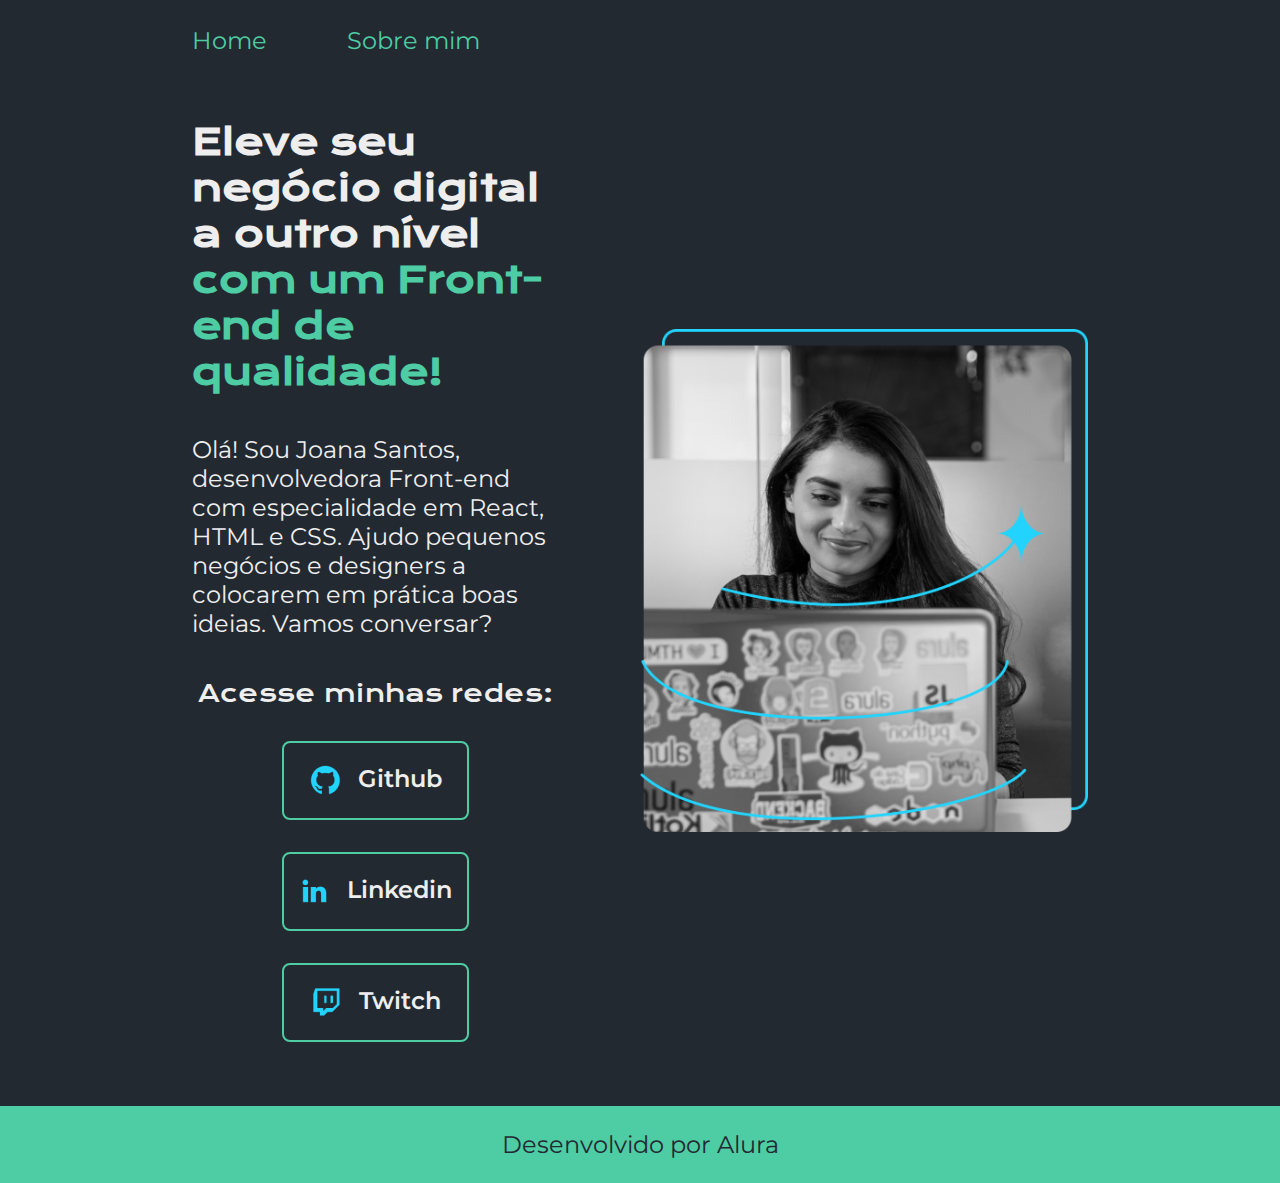
<file: index.html>
<!DOCTYPE html>
<html lang="pt-br">
<head>
    <meta charset="UTF-8">
    <meta name="viewport" content="width=device-width, initial-scale=1.0">
    <title>Portfólio</title>
    <link rel="stylesheet" href="./styles/style.css">
</head>
<body>
    <header class="cabecalho">
        <nav class="cabecalho__menu">
            <a class="cabecalho__menu__link" href="index.html">Home</a>
            <a class="cabecalho__menu__link" href="about.html">Sobre mim</a>
        </nav>
    </header>
    <main class="apresentacao">
        <section class="apresentacao__conteudo">
            <h1 class="apresentacao__conteudo__titulo">Eleve seu negócio digital a outro nível <strong class = "titulo-destaque">com um Front-end de qualidade!</strong></h1>
            <p class="apresentacao__conteudo__texto">Olá! Sou Joana Santos, desenvolvedora Front-end com especialidade em React, HTML e CSS. Ajudo pequenos negócios e designers a colocarem em prática boas ideias. Vamos conversar?</p>
            <div class="apresentacao__links">
                <h2 class="apresentacao__links__subtitulo">Acesse minhas redes:</h2>
                <a class="apresentacao__links__navegacao" href="https://github.com/rafaballerini">
                    <img src="./assets/github.png">
                    Github
                </a>
                <a class="apresentacao__links__navegacao" href="https://linkedin.com/in/rafaellaballerini">
                    <img src="./assets/linkedin.png">
                    Linkedin
                </a>
                <a class="apresentacao__links__navegacao" href="https://twitch.tv/guilimadev">
                    <img src="./assets/twitch.png">
                    Twitch
                </a>
            </div>
        </section>
        <img class="apresentacao__imagem" src="./assets/Imagem.png" alt="Foto da Joana Santos programando">
    </main>
    <footer class="rodape">
        <p>Desenvolvido por Alura</p>
    </footer>    
</body>
</html>
</file>
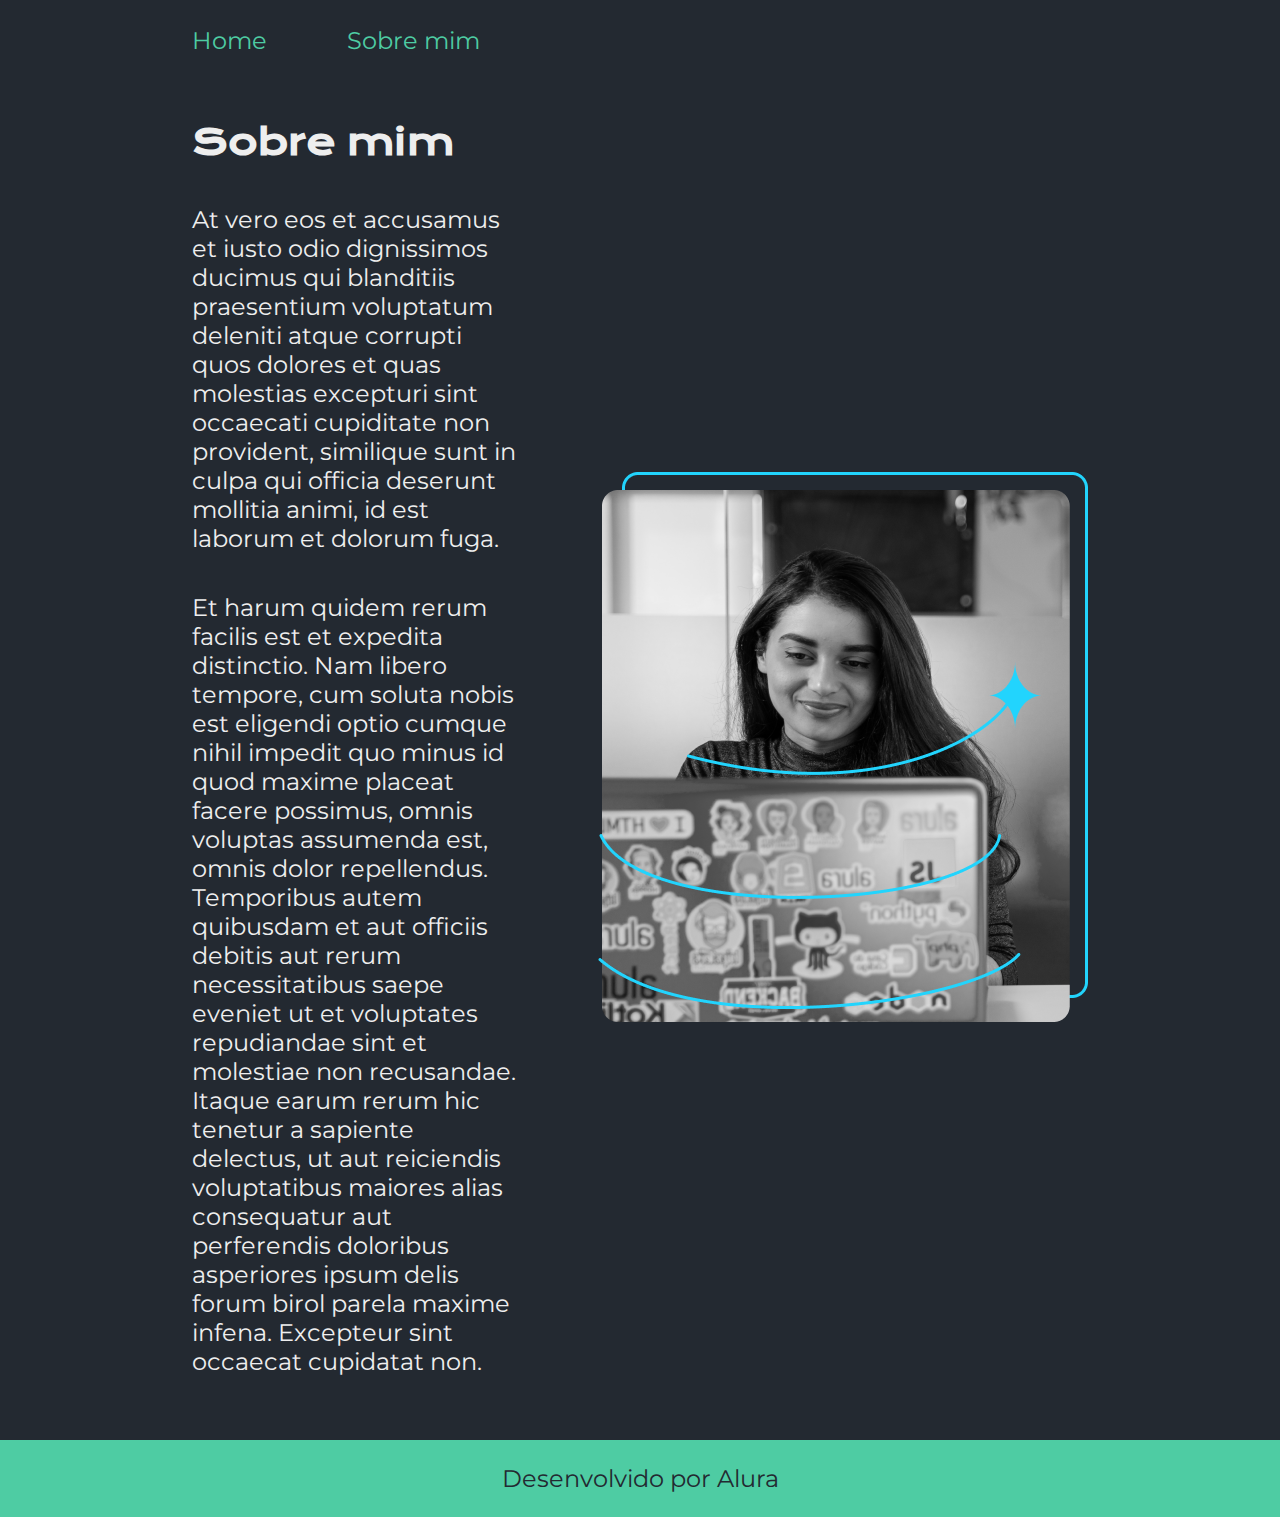
<file: about.html>
<!DOCTYPE html>
<html lang="pt-br">
<head>
    <meta charset="UTF-8">
    <meta name="viewport" content="width=device-width, initial-scale=1.0">
    <title>Sobre mim</title>
    <link rel="stylesheet" href="./styles/style.css">
</head>
<body>
    <header class="cabecalho">
        <nav class="cabecalho__menu">
            <a class="cabecalho__menu__link" href="index.html">Home</a>
            <a class="cabecalho__menu__link" href="about.html">Sobre mim</a>
        </nav>
    </header>
    <main class="apresentacao">
        <section class="apresentacao__conteudo">
            <h1 class="apresentacao__conteudo__titulo">Sobre mim</h1>
            <p class="apresentacao__conteudo__texto">At vero eos et accusamus et iusto odio dignissimos ducimus qui blanditiis praesentium voluptatum deleniti atque corrupti quos dolores et quas molestias excepturi sint occaecati cupiditate non provident, similique sunt in culpa qui officia deserunt mollitia animi, id est laborum et dolorum fuga.</p>
            <p class="apresentacao__conteudo__texto">Et harum quidem rerum facilis est et expedita distinctio. Nam libero tempore, cum soluta nobis est eligendi optio cumque nihil impedit quo minus id quod maxime placeat facere possimus, omnis voluptas assumenda est, omnis dolor repellendus. Temporibus autem quibusdam et aut officiis debitis aut rerum necessitatibus saepe eveniet ut et voluptates repudiandae sint et molestiae non recusandae. Itaque earum rerum hic tenetur a sapiente delectus, ut aut reiciendis voluptatibus maiores alias consequatur aut perferendis doloribus asperiores ipsum delis forum birol parela maxime infena. Excepteur sint occaecat cupidatat non.
            </p>
        </section>
        <img src="./assets/Imagem.png" alt="Foto da Joana Santos programando">
    </main>
    <footer class="rodape">
        <p>Desenvolvido por Alura</p>
    </footer>    
</body>
</html>
</file>
<file: styles/style.css>
@import url('https://fonts.googleapis.com/css2?family=Krona+One&family=Montserrat:wght@400;600&display=swap');

:root{
    --cor--primaria: #232931;
    --cor--secundaria: #EEEEEE;
    --cor--terciaria: #4ECCA3;
    --cor--hover: #393E46;

    --fonte--primaria: 'Krona One', sans-serif;
    --fonte--secundaria: 'Montserrat', sans-serif;
}

* {
    margin: 0;
    padding: 0;
}

body {
    /* height: 100vh; */
    box-sizing: border-box;
    background-color: var(--cor--primaria);
    color: var(--cor--secundaria);
}

.cabecalho {
    padding: 2% 0% 0% 15%;
}

.cabecalho__menu  {
    display: flex;
    gap: 80px;

}

.cabecalho__menu__link {
    font-family: var(--fonte--secundaria);
    font-size: 1.5rem;
    font-weight: 600px;
    color: var(--cor--terciaria);
    text-decoration: none;
}

.apresentacao {
    padding: 5% 15%;
    display: flex;
    align-items: center;
    justify-content: space-between;
    gap: 82px;
}

.apresentacao__conteudo {
    width: 50%;
    display: flex;
    flex-direction: column;
    gap: 40px;
}

.apresentacao__conteudo__titulo {
    font-size: 2.25rem;
    font-family: var(--fonte--primaria);
}

.titulo-destaque {
    color: var(--cor--terciaria);
}

.apresentacao__conteudo__texto {
    font-size: 1.5rem;
    font-family: var(--fonte--secundaria);
}

.apresentacao__links {
    display: flex;
    flex-direction: column;
    justify-content: space-between;
    align-items: center;
    gap: 32px;
}

.apresentacao__links__subtitulo {
    font-family: var(--fonte--primaria);
    font-weight: 400;
    font-size: 1.5rem;

}

.apresentacao__links__navegacao {
    /* background-color: #22D4FD; */
    display: flex;
    justify-content: center;
    gap: 16px;
    border: 2px solid var(--cor--terciaria);
    width: 50%;
    text-align: center;
    border-radius: 8px;
    font-size: 1.5rem;
    padding: 21.5px 0px;
    text-decoration: none;
    color: var(--cor--secundaria);
    font-family: var(--fonte--secundaria);
    font-weight: 600;
}

.apresentacao__links__link:hover {
    background-color: var(--cor--hover);
}

.apresentacao__imagem {
    width: 50%;
}

.rodape {
    padding: 24px;
    color: var(--cor--primaria);
    background-color: var(--cor--terciaria);
    text-align: center;
    font-family: var(--fonte--secundaria);
    font-size: 1.5rem;
    font-weight: 400px;
}

@media (max-width: 1200px) {
    .cabecalho {
        padding: 10%;    
    }

    .cabecalho__menu {
        justify-content: center;
    }

    .apresentacao {
        flex-direction: column-reverse;
        padding: 5%;
    }

    .apresentacao__conteudo {
        width: auto;
    }
}
</file>
